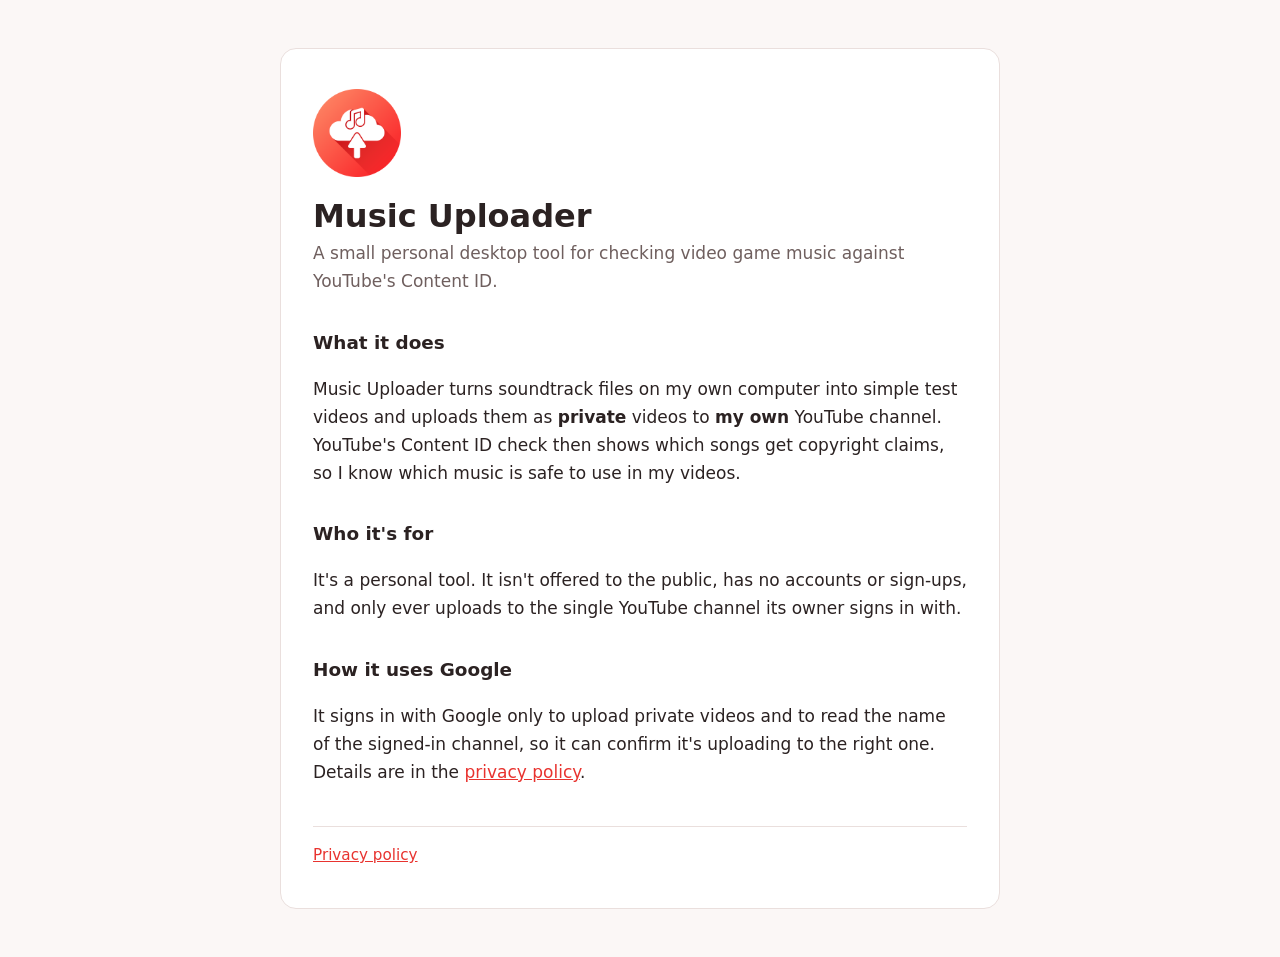
<file: index.html>
<!doctype html>
<html lang="en">
<head>
  <meta charset="utf-8">
  <meta name="viewport" content="width=device-width, initial-scale=1">
  <title>Music Uploader</title>
  <meta name="description" content="A personal desktop tool that uploads private music test videos to its owner's own YouTube channel.">
  <link rel="icon" href="icon.png">
  <link rel="stylesheet" href="style.css">
</head>
<body>
  <main>
    <header>
      <img src="icon.png" alt="" width="88" height="88">
      <h1>Music Uploader</h1>
      <p class="lead">A small personal desktop tool for checking video game music against YouTube's Content ID.</p>
    </header>

    <section>
      <h2>What it does</h2>
      <p>Music Uploader turns soundtrack files on my own computer into simple test videos and uploads them
        as <strong>private</strong> videos to <strong>my own</strong> YouTube channel. YouTube's Content ID
        check then shows which songs get copyright claims, so I know which music is safe to use in my videos.</p>
    </section>

    <section>
      <h2>Who it's for</h2>
      <p>It's a personal tool. It isn't offered to the public, has no accounts or sign-ups, and only ever uploads to
        the single YouTube channel its owner signs in with.</p>
    </section>

    <section>
      <h2>How it uses Google</h2>
      <p>It signs in with Google only to upload private videos and to read the name of the signed-in channel, so it can
        confirm it's uploading to the right one. Details are in the <a href="privacy.html">privacy policy</a>.</p>
    </section>

    <footer>
      <a href="privacy.html">Privacy policy</a>
    </footer>
  </main>
</body>
</html>
</file>
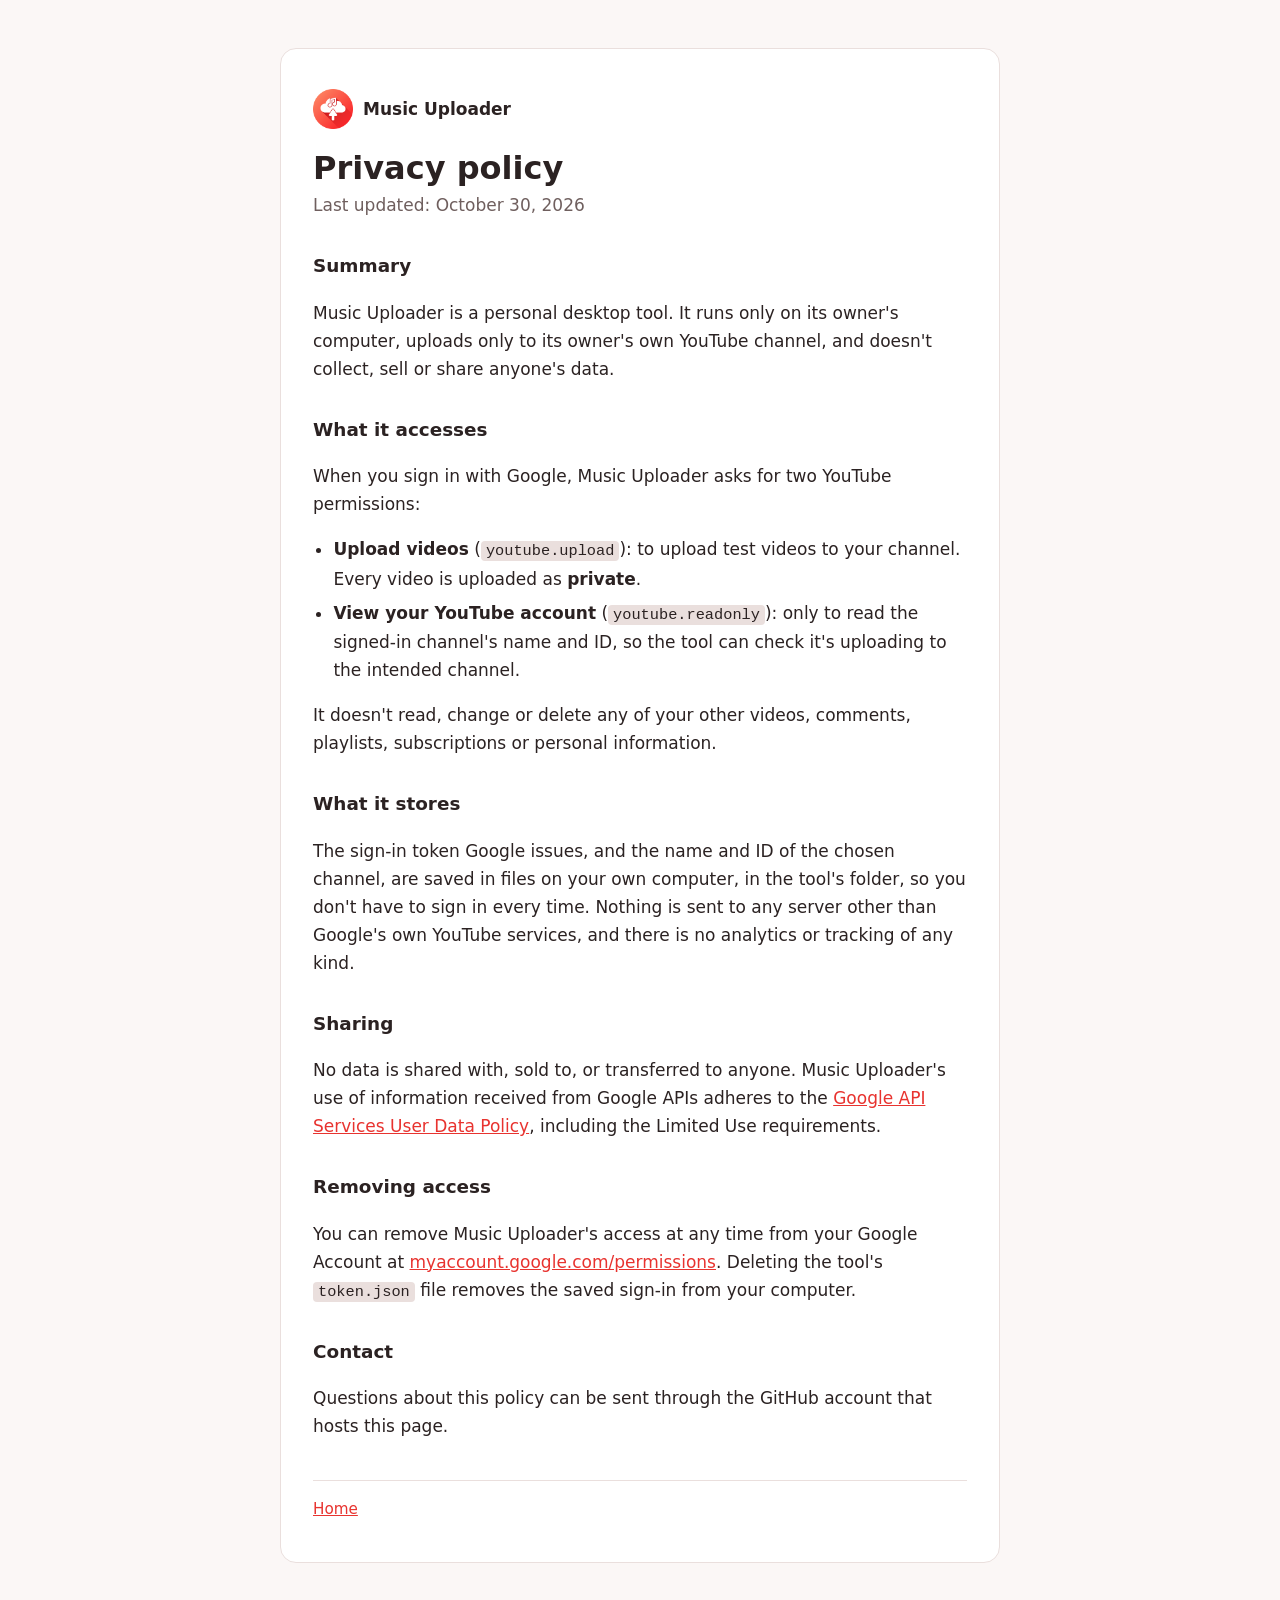
<file: privacy.html>
<!doctype html>
<html lang="en">
<head>
  <meta charset="utf-8">
  <meta name="viewport" content="width=device-width, initial-scale=1">
  <title>Music Uploader Privacy Policy</title>
  <meta name="description" content="Privacy policy for Music Uploader, a personal YouTube upload tool.">
  <link rel="icon" href="icon.png">
  <link rel="stylesheet" href="style.css">
</head>
<body>
  <main>
    <header>
      <a href="index.html" class="back"><img src="icon.png" alt="" width="40" height="40"> Music Uploader</a>
      <h1>Privacy policy</h1>
      <p class="lead">Last updated: October 30, 2026</p>
    </header>

    <section>
      <h2>Summary</h2>
      <p>Music Uploader is a personal desktop tool. It runs only on its owner's computer, uploads only to its owner's
        own YouTube channel, and doesn't collect, sell or share anyone's data.</p>
    </section>

    <section>
      <h2>What it accesses</h2>
      <p>When you sign in with Google, Music Uploader asks for two YouTube permissions:</p>
      <ul>
        <li><strong>Upload videos</strong> (<code>youtube.upload</code>): to upload test videos to your channel. Every
          video is uploaded as <strong>private</strong>.</li>
        <li><strong>View your YouTube account</strong> (<code>youtube.readonly</code>): only to read the signed-in
          channel's name and ID, so the tool can check it's uploading to the intended channel.</li>
      </ul>
      <p>It doesn't read, change or delete any of your other videos, comments, playlists, subscriptions or personal
        information.</p>
    </section>

    <section>
      <h2>What it stores</h2>
      <p>The sign-in token Google issues, and the name and ID of the chosen channel, are saved in files on your own
        computer, in the tool's folder, so you don't have to sign in every time. Nothing is sent to any server other
        than Google's own YouTube services, and there is no analytics or tracking of any kind.</p>
    </section>

    <section>
      <h2>Sharing</h2>
      <p>No data is shared with, sold to, or transferred to anyone. Music Uploader's use of information received from
        Google APIs adheres to the
        <a href="https://developers.google.com/terms/api-services-user-data-policy">Google API Services User Data Policy</a>,
        including the Limited Use requirements.</p>
    </section>

    <section>
      <h2>Removing access</h2>
      <p>You can remove Music Uploader's access at any time from your Google Account at
        <a href="https://myaccount.google.com/permissions">myaccount.google.com/permissions</a>. Deleting the tool's
        <code>token.json</code> file removes the saved sign-in from your computer.</p>
    </section>

    <section>
      <h2>Contact</h2>
      <p>Questions about this policy can be sent through the GitHub account that hosts this page.</p>
    </section>

    <footer>
      <a href="index.html">Home</a>
    </footer>
  </main>
</body>
</html>
</file>
<file: style.css>
:root {
  --bg: #fbf7f6;
  --card: #ffffff;
  --text: #2b2222;
  --muted: #6f5f5e;
  --accent: #e8332f;
  --line: #eadfdd;
}
@media (prefers-color-scheme: dark) {
  :root {
    --bg: #1a1515;
    --card: #231c1c;
    --text: #f3ecea;
    --muted: #b6a7a5;
    --accent: #ff6b5c;
    --line: #3a2f2e;
  }
}
* { box-sizing: border-box; }
body {
  margin: 0;
  background: var(--bg);
  color: var(--text);
  font: 17px/1.65 "Segoe UI", system-ui, -apple-system, sans-serif;
}
main {
  max-width: 720px;
  margin: 48px auto;
  padding: 40px 32px;
  background: var(--card);
  border: 1px solid var(--line);
  border-radius: 16px;
}
header { margin-bottom: 8px; }
h1 { margin: 12px 0 4px; font-size: 2rem; line-height: 1.2; }
h2 { margin: 32px 0 6px; font-size: 1.15rem; }
.lead { margin: 0; color: var(--muted); }
a { color: var(--accent); }
.back { display: inline-flex; align-items: center; gap: 10px; font-weight: 600; text-decoration: none; color: var(--text); }
ul { padding-left: 1.2em; }
li { margin: 6px 0; }
code { font-size: 0.9em; padding: 1px 5px; border-radius: 4px; background: var(--line); }
footer { margin-top: 40px; padding-top: 16px; border-top: 1px solid var(--line); font-size: 0.95rem; }
@media (max-width: 600px) {
  main { margin: 0; border-radius: 0; border: 0; padding: 28px 16px; }
}
</file>
